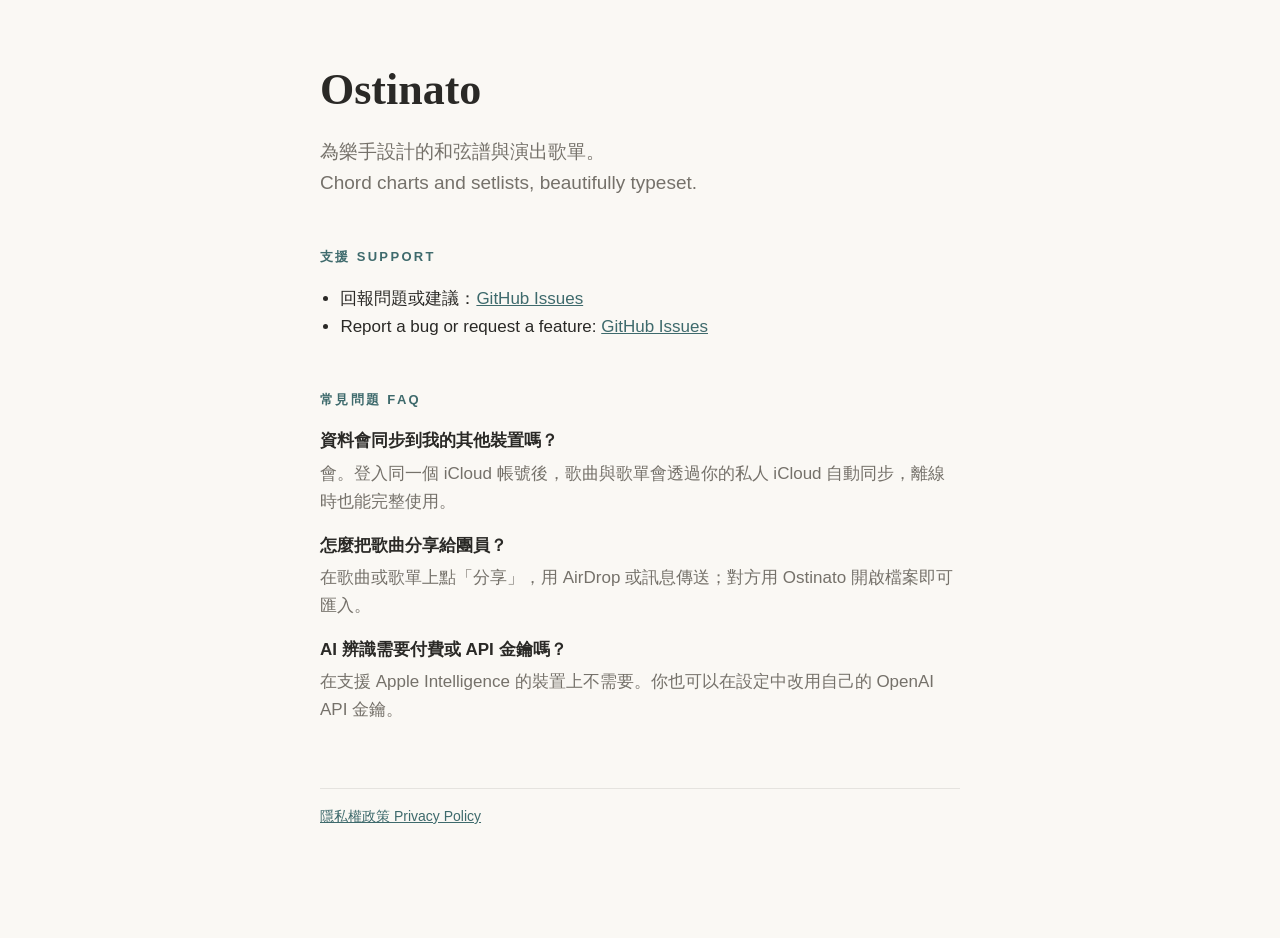
<file: index.html>
<!doctype html>
<html lang="zh-Hant">
<head>
<meta charset="utf-8">
<meta name="viewport" content="width=device-width, initial-scale=1">
<title>Ostinato — 和弦譜與演出歌單</title>
<link rel="stylesheet" href="style.css">
</head>
<body>
<main>
<h1 class="brand">Ostinato</h1>
<p class="lede">為樂手設計的和弦譜與演出歌單。<br><span lang="en">Chord charts and setlists, beautifully typeset.</span></p>

<h2>支援 Support</h2>
<ul>
<li>回報問題或建議：<a href="https://github.com/TobyWu666/ostinato-app/issues">GitHub Issues</a></li>
<li>Report a bug or request a feature: <a href="https://github.com/TobyWu666/ostinato-app/issues">GitHub Issues</a></li>
</ul>

<h2>常見問題 FAQ</h2>
<dl>
<dt>資料會同步到我的其他裝置嗎？</dt>
<dd>會。登入同一個 iCloud 帳號後，歌曲與歌單會透過你的私人 iCloud 自動同步，離線時也能完整使用。</dd>
<dt>怎麼把歌曲分享給團員？</dt>
<dd>在歌曲或歌單上點「分享」，用 AirDrop 或訊息傳送；對方用 Ostinato 開啟檔案即可匯入。</dd>
<dt>AI 辨識需要付費或 API 金鑰嗎？</dt>
<dd>在支援 Apple Intelligence 的裝置上不需要。你也可以在設定中改用自己的 OpenAI API 金鑰。</dd>
</dl>

<p class="footer"><a href="privacy.html">隱私權政策 Privacy Policy</a></p>
</main>
</body>
</html>
</file>
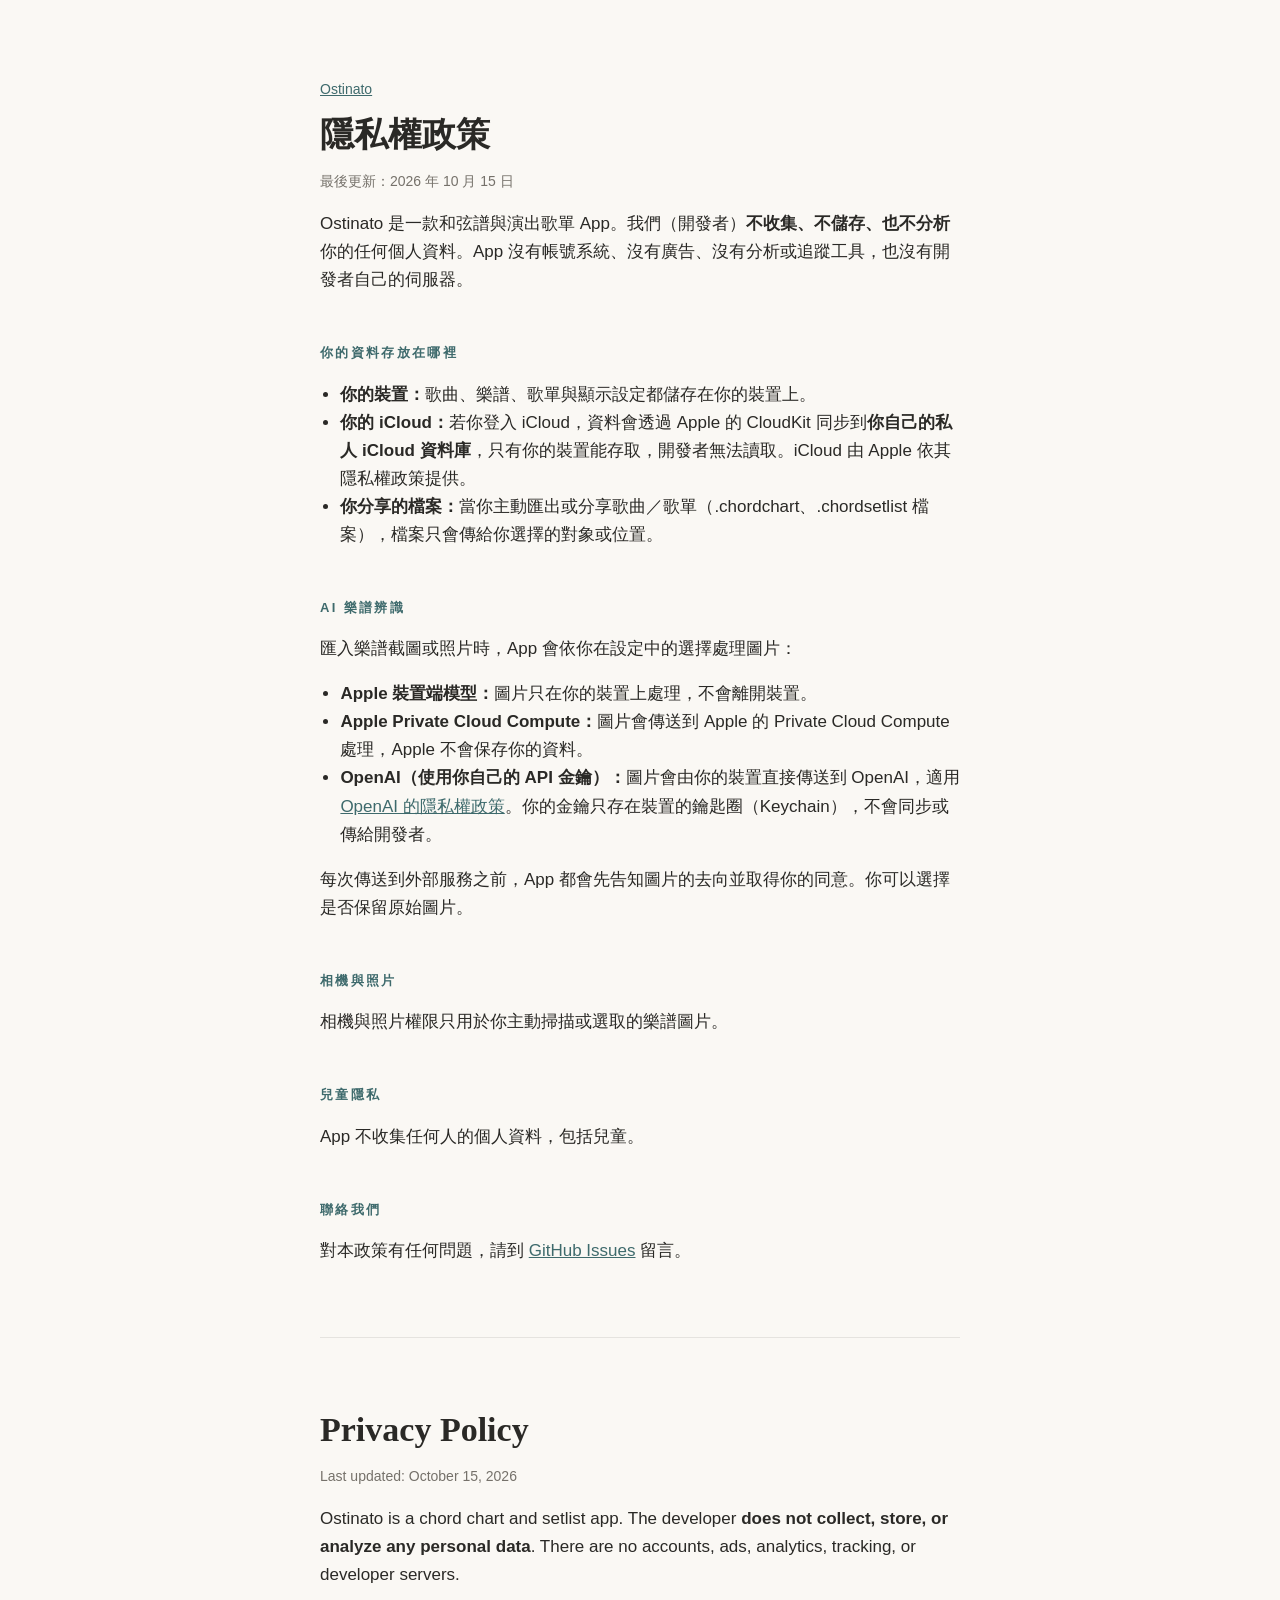
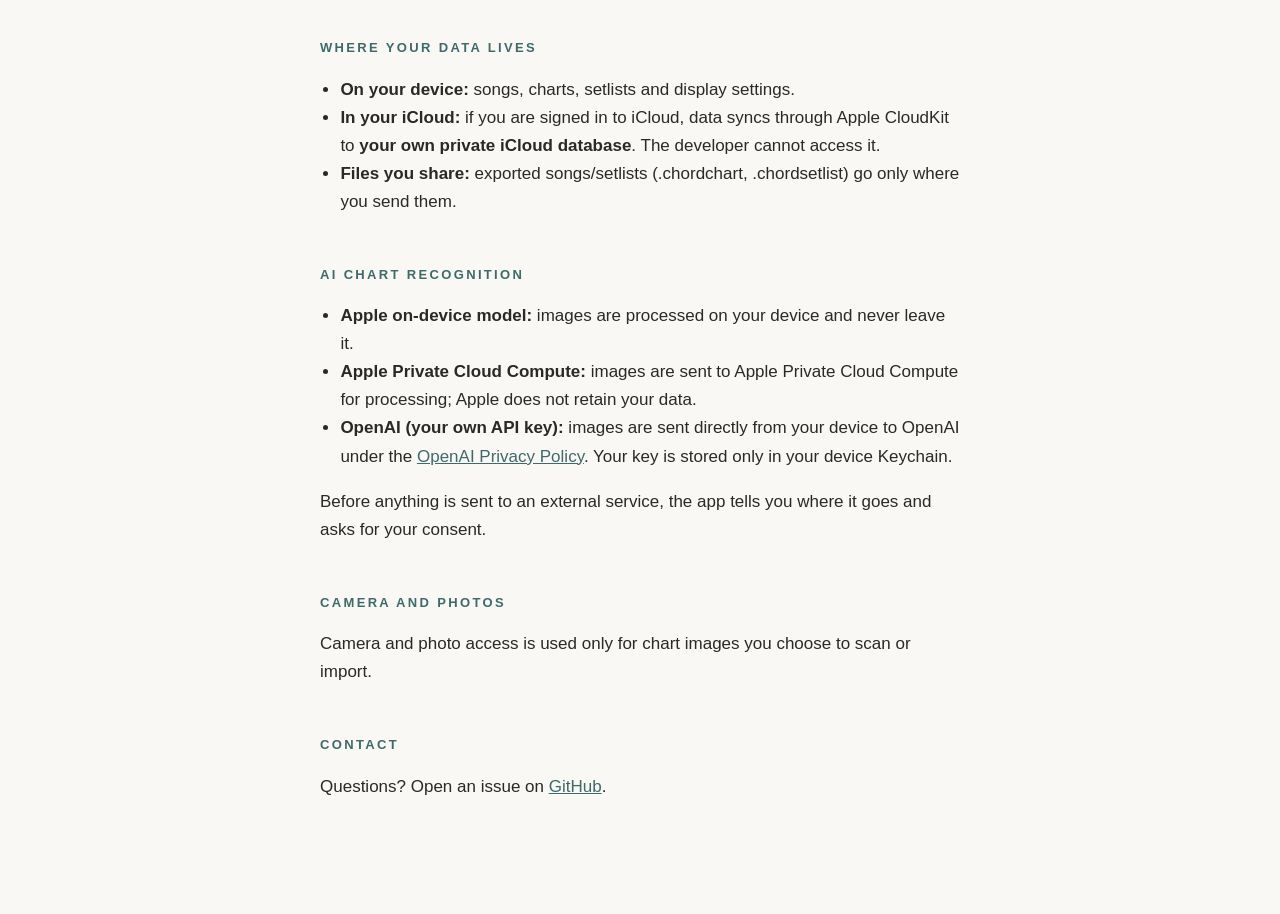
<file: privacy.html>
<!doctype html>
<html lang="zh-Hant">
<head>
<meta charset="utf-8">
<meta name="viewport" content="width=device-width, initial-scale=1">
<title>Ostinato — 隱私權政策 Privacy Policy</title>
<link rel="stylesheet" href="style.css">
</head>
<body>
<main>
<p class="eyebrow"><a href="./">Ostinato</a></p>
<h1>隱私權政策</h1>
<p class="meta">最後更新：2026 年 10 月 15 日</p>

<p>Ostinato 是一款和弦譜與演出歌單 App。我們（開發者）<strong>不收集、不儲存、也不分析</strong>你的任何個人資料。App 沒有帳號系統、沒有廣告、沒有分析或追蹤工具，也沒有開發者自己的伺服器。</p>

<h2>你的資料存放在哪裡</h2>
<ul>
<li><strong>你的裝置：</strong>歌曲、樂譜、歌單與顯示設定都儲存在你的裝置上。</li>
<li><strong>你的 iCloud：</strong>若你登入 iCloud，資料會透過 Apple 的 CloudKit 同步到<strong>你自己的私人 iCloud 資料庫</strong>，只有你的裝置能存取，開發者無法讀取。iCloud 由 Apple 依其隱私權政策提供。</li>
<li><strong>你分享的檔案：</strong>當你主動匯出或分享歌曲／歌單（.chordchart、.chordsetlist 檔案），檔案只會傳給你選擇的對象或位置。</li>
</ul>

<h2>AI 樂譜辨識</h2>
<p>匯入樂譜截圖或照片時，App 會依你在設定中的選擇處理圖片：</p>
<ul>
<li><strong>Apple 裝置端模型：</strong>圖片只在你的裝置上處理，不會離開裝置。</li>
<li><strong>Apple Private Cloud Compute：</strong>圖片會傳送到 Apple 的 Private Cloud Compute 處理，Apple 不會保存你的資料。</li>
<li><strong>OpenAI（使用你自己的 API 金鑰）：</strong>圖片會由你的裝置直接傳送到 OpenAI，適用 <a href="https://openai.com/policies/privacy-policy">OpenAI 的隱私權政策</a>。你的金鑰只存在裝置的鑰匙圈（Keychain），不會同步或傳給開發者。</li>
</ul>
<p>每次傳送到外部服務之前，App 都會先告知圖片的去向並取得你的同意。你可以選擇是否保留原始圖片。</p>

<h2>相機與照片</h2>
<p>相機與照片權限只用於你主動掃描或選取的樂譜圖片。</p>

<h2>兒童隱私</h2>
<p>App 不收集任何人的個人資料，包括兒童。</p>

<h2>聯絡我們</h2>
<p>對本政策有任何問題，請到 <a href="https://github.com/TobyWu666/ostinato-app/issues">GitHub Issues</a> 留言。</p>

<hr>

<h1 lang="en">Privacy Policy</h1>
<p class="meta" lang="en">Last updated: October 15, 2026</p>
<div lang="en">
<p>Ostinato is a chord chart and setlist app. The developer <strong>does not collect, store, or analyze any personal data</strong>. There are no accounts, ads, analytics, tracking, or developer servers.</p>
<h2>Where your data lives</h2>
<ul>
<li><strong>On your device:</strong> songs, charts, setlists and display settings.</li>
<li><strong>In your iCloud:</strong> if you are signed in to iCloud, data syncs through Apple CloudKit to <strong>your own private iCloud database</strong>. The developer cannot access it.</li>
<li><strong>Files you share:</strong> exported songs/setlists (.chordchart, .chordsetlist) go only where you send them.</li>
</ul>
<h2>AI chart recognition</h2>
<ul>
<li><strong>Apple on-device model:</strong> images are processed on your device and never leave it.</li>
<li><strong>Apple Private Cloud Compute:</strong> images are sent to Apple Private Cloud Compute for processing; Apple does not retain your data.</li>
<li><strong>OpenAI (your own API key):</strong> images are sent directly from your device to OpenAI under the <a href="https://openai.com/policies/privacy-policy">OpenAI Privacy Policy</a>. Your key is stored only in your device Keychain.</li>
</ul>
<p>Before anything is sent to an external service, the app tells you where it goes and asks for your consent.</p>
<h2>Camera and photos</h2>
<p>Camera and photo access is used only for chart images you choose to scan or import.</p>
<h2>Contact</h2>
<p>Questions? Open an issue on <a href="https://github.com/TobyWu666/ostinato-app/issues">GitHub</a>.</p>
</div>
</main>
</body>
</html>
</file>
<file: style.css>
:root { --paper:#FAF8F4; --ink:#2A2926; --ink2:#75716A; --hair:rgba(42,41,38,.1); --accent:#3E6A6C; color-scheme: light dark; }
@media (prefers-color-scheme: dark) { :root { --paper:#1A1918; --ink:#ECE7DF; --ink2:#A39E95; --hair:rgba(236,231,223,.12); --accent:#8DB5B1; } }
* { box-sizing: border-box; }
body { margin:0; background:var(--paper); color:var(--ink); font: 17px/1.65 -apple-system, "PingFang TC", "Helvetica Neue", sans-serif; }
main { max-width: 680px; margin: 0 auto; padding: 64px 20px 96px; }
h1 { font: 600 34px/1.2 "New York", ui-serif, Georgia, serif; margin: 0 0 8px; }
h1.brand { font-size: 44px; }
h2 { font-size: 13px; letter-spacing: .18em; text-transform: uppercase; color: var(--accent); margin: 48px 0 12px; }
.eyebrow, .meta, .footer { color: var(--ink2); font-size: 14px; }
.lede { color: var(--ink2); font-size: 19px; }
a { color: var(--accent); }
hr { border: 0; border-top: 1px solid var(--hair); margin: 72px 0; }
dt { font-weight: 600; margin-top: 16px; }
dd { margin: 4px 0 0; color: var(--ink2); }
ul { padding-left: 1.2em; }
.footer { margin-top: 64px; border-top: 1px solid var(--hair); padding-top: 16px; }
</file>
